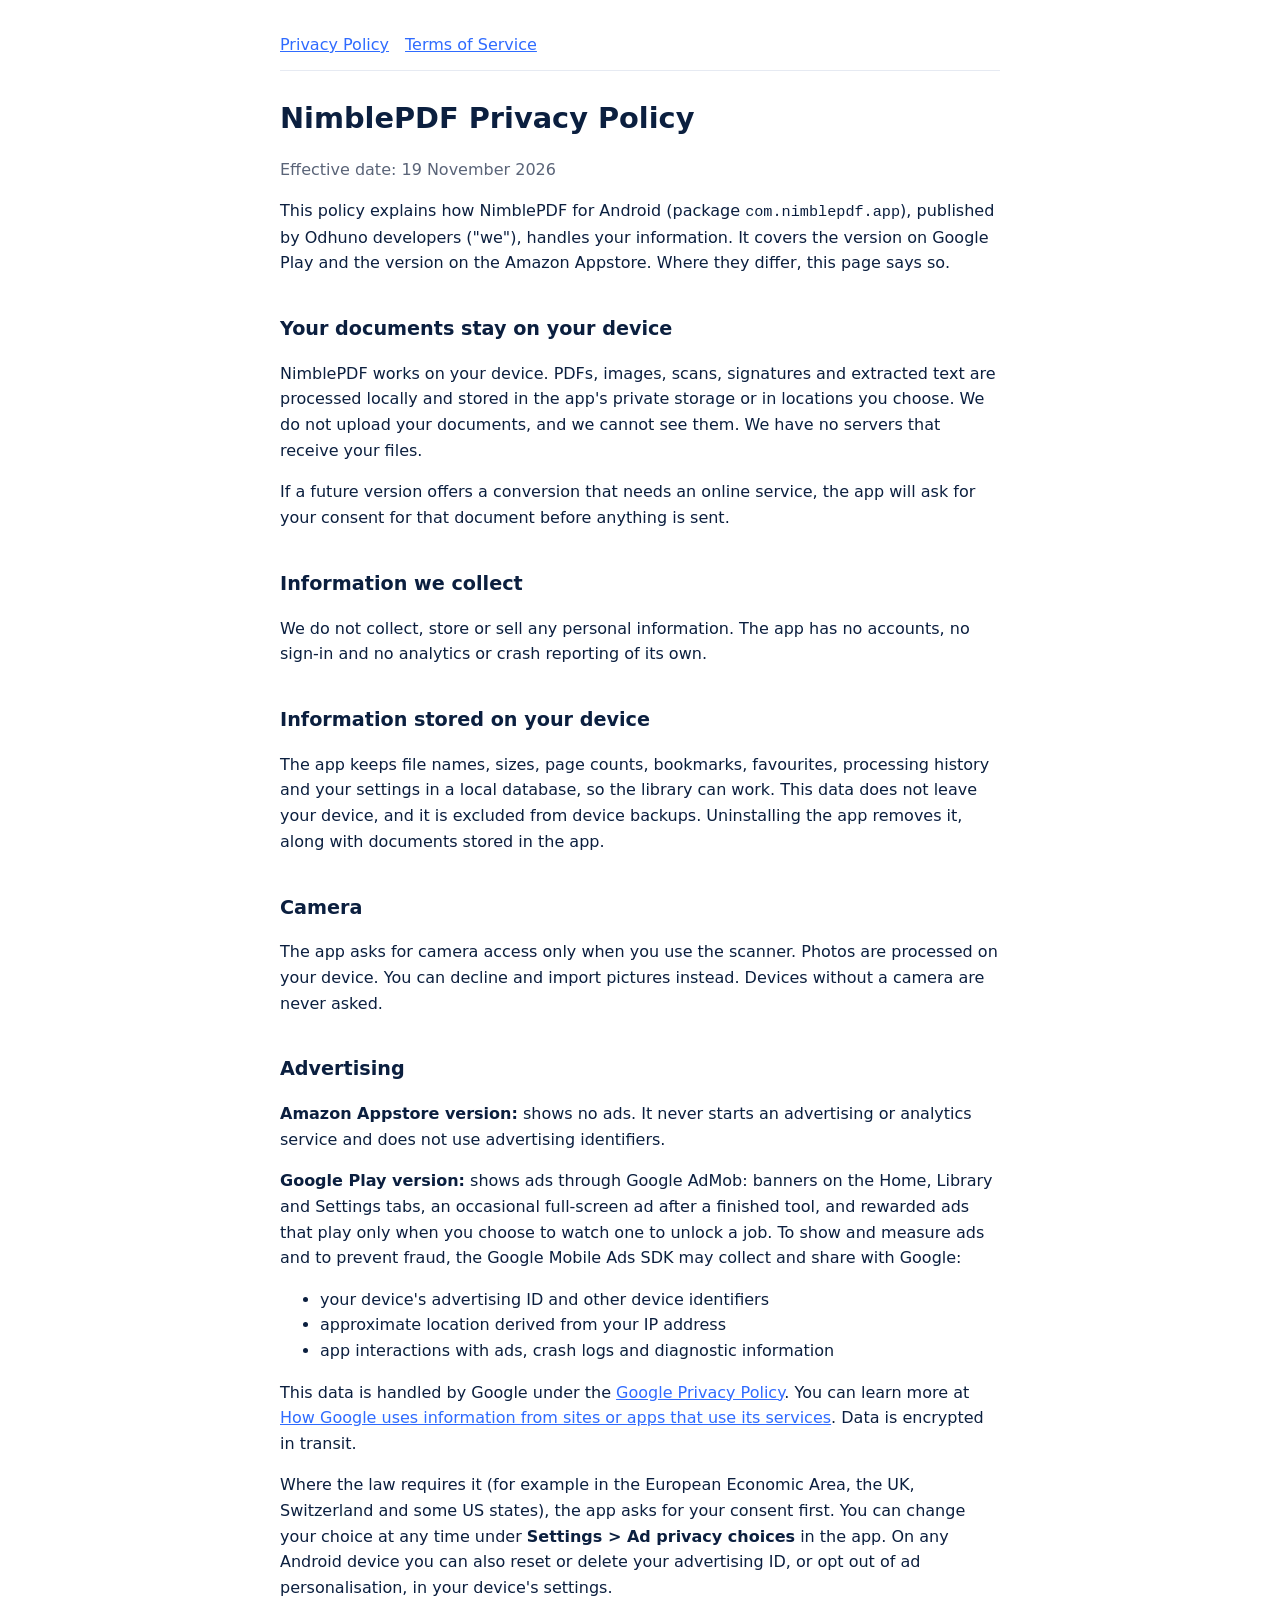
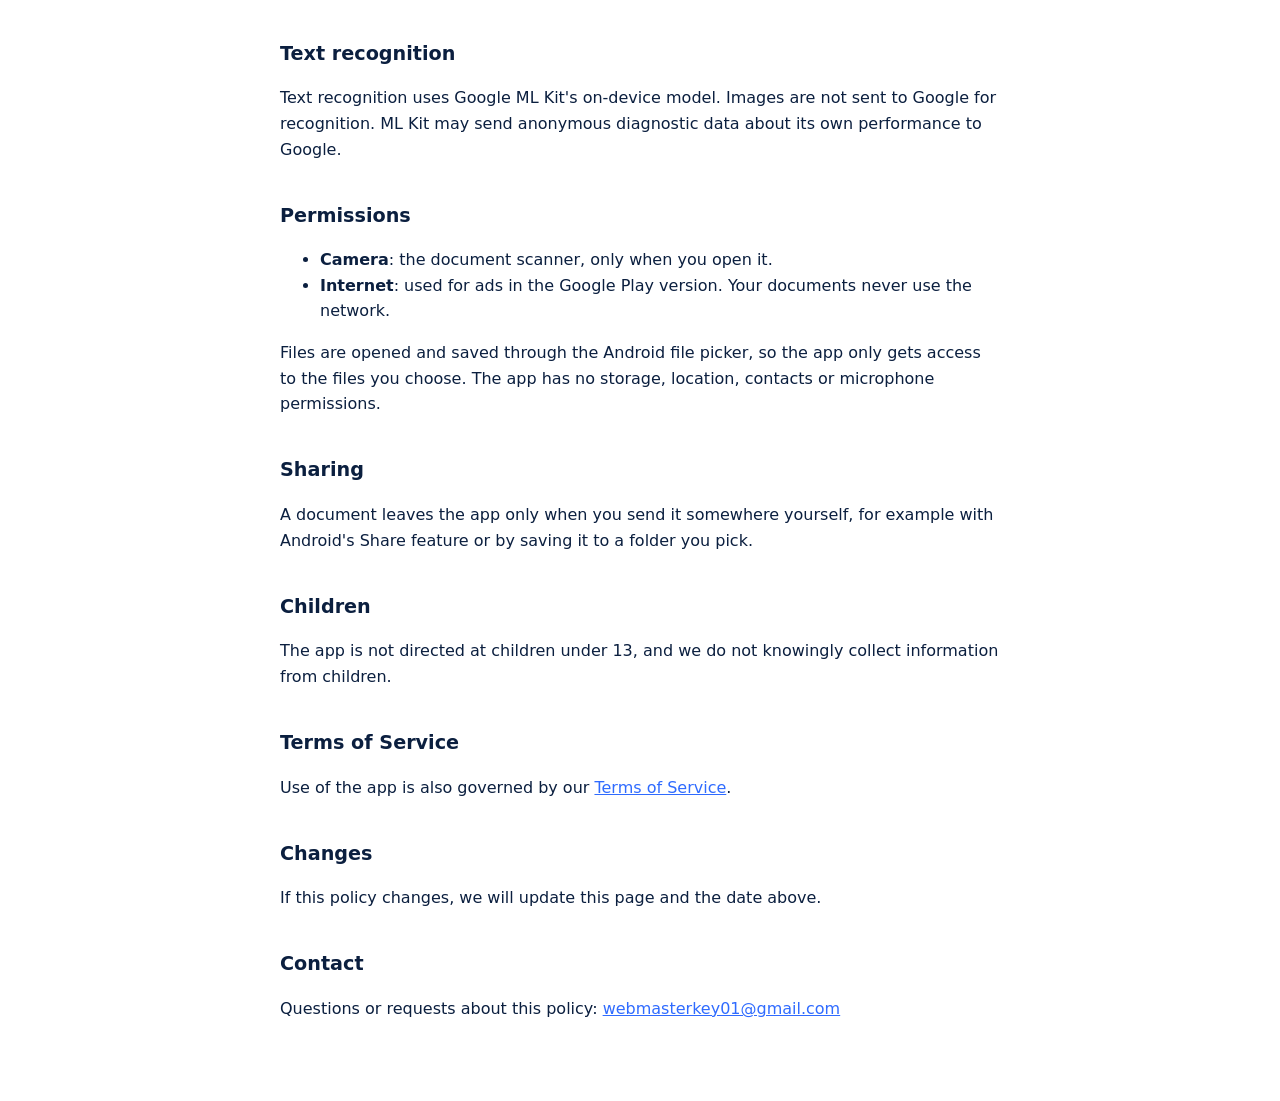
<file: index.html>
<!doctype html>
<html lang="en">
<head>
<meta charset="utf-8">
<meta name="viewport" content="width=device-width, initial-scale=1">
<title>NimblePDF Privacy Policy</title>
<link rel="stylesheet" href="style.css">
</head>
<body>
<main>
<nav><a href="./">Privacy Policy</a><a href="terms/">Terms of Service</a></nav>
<h1>NimblePDF Privacy Policy</h1>
<p class="muted">Effective date: 19 November 2026</p>

<p>This policy explains how NimblePDF for Android (package <code>com.nimblepdf.app</code>), published by Odhuno developers ("we"), handles your information. It covers the version on Google Play and the version on the Amazon Appstore. Where they differ, this page says so.</p>

<h2>Your documents stay on your device</h2>
<p>NimblePDF works on your device. PDFs, images, scans, signatures and extracted text are processed locally and stored in the app's private storage or in locations you choose. We do not upload your documents, and we cannot see them. We have no servers that receive your files.</p>
<p>If a future version offers a conversion that needs an online service, the app will ask for your consent for that document before anything is sent.</p>

<h2>Information we collect</h2>
<p>We do not collect, store or sell any personal information. The app has no accounts, no sign-in and no analytics or crash reporting of its own.</p>

<h2>Information stored on your device</h2>
<p>The app keeps file names, sizes, page counts, bookmarks, favourites, processing history and your settings in a local database, so the library can work. This data does not leave your device, and it is excluded from device backups. Uninstalling the app removes it, along with documents stored in the app.</p>

<h2>Camera</h2>
<p>The app asks for camera access only when you use the scanner. Photos are processed on your device. You can decline and import pictures instead. Devices without a camera are never asked.</p>

<h2>Advertising</h2>
<p><strong>Amazon Appstore version:</strong> shows no ads. It never starts an advertising or analytics service and does not use advertising identifiers.</p>
<p><strong>Google Play version:</strong> shows ads through Google AdMob: banners on the Home, Library and Settings tabs, an occasional full-screen ad after a finished tool, and rewarded ads that play only when you choose to watch one to unlock a job. To show and measure ads and to prevent fraud, the Google Mobile Ads SDK may collect and share with Google:</p>
<ul>
  <li>your device's advertising ID and other device identifiers</li>
  <li>approximate location derived from your IP address</li>
  <li>app interactions with ads, crash logs and diagnostic information</li>
</ul>
<p>This data is handled by Google under the <a href="https://policies.google.com/privacy">Google Privacy Policy</a>. You can learn more at <a href="https://policies.google.com/technologies/partner-sites">How Google uses information from sites or apps that use its services</a>. Data is encrypted in transit.</p>
<p>Where the law requires it (for example in the European Economic Area, the UK, Switzerland and some US states), the app asks for your consent first. You can change your choice at any time under <strong>Settings &gt; Ad privacy choices</strong> in the app. On any Android device you can also reset or delete your advertising ID, or opt out of ad personalisation, in your device's settings.</p>

<h2>Text recognition</h2>
<p>Text recognition uses Google ML Kit's on-device model. Images are not sent to Google for recognition. ML Kit may send anonymous diagnostic data about its own performance to Google.</p>

<h2>Permissions</h2>
<ul>
  <li><strong>Camera</strong>: the document scanner, only when you open it.</li>
  <li><strong>Internet</strong>: used for ads in the Google Play version. Your documents never use the network.</li>
</ul>
<p>Files are opened and saved through the Android file picker, so the app only gets access to the files you choose. The app has no storage, location, contacts or microphone permissions.</p>

<h2>Sharing</h2>
<p>A document leaves the app only when you send it somewhere yourself, for example with Android's Share feature or by saving it to a folder you pick.</p>

<h2>Children</h2>
<p>The app is not directed at children under 13, and we do not knowingly collect information from children.</p>

<h2>Terms of Service</h2>
<p>Use of the app is also governed by our <a href="terms/">Terms of Service</a>.</p>

<h2>Changes</h2>
<p>If this policy changes, we will update this page and the date above.</p>

<h2>Contact</h2>
<p>Questions or requests about this policy: <a href="mailto:webmasterkey01@gmail.com">webmasterkey01@gmail.com</a></p>
</main>
</body>
</html>
</file>
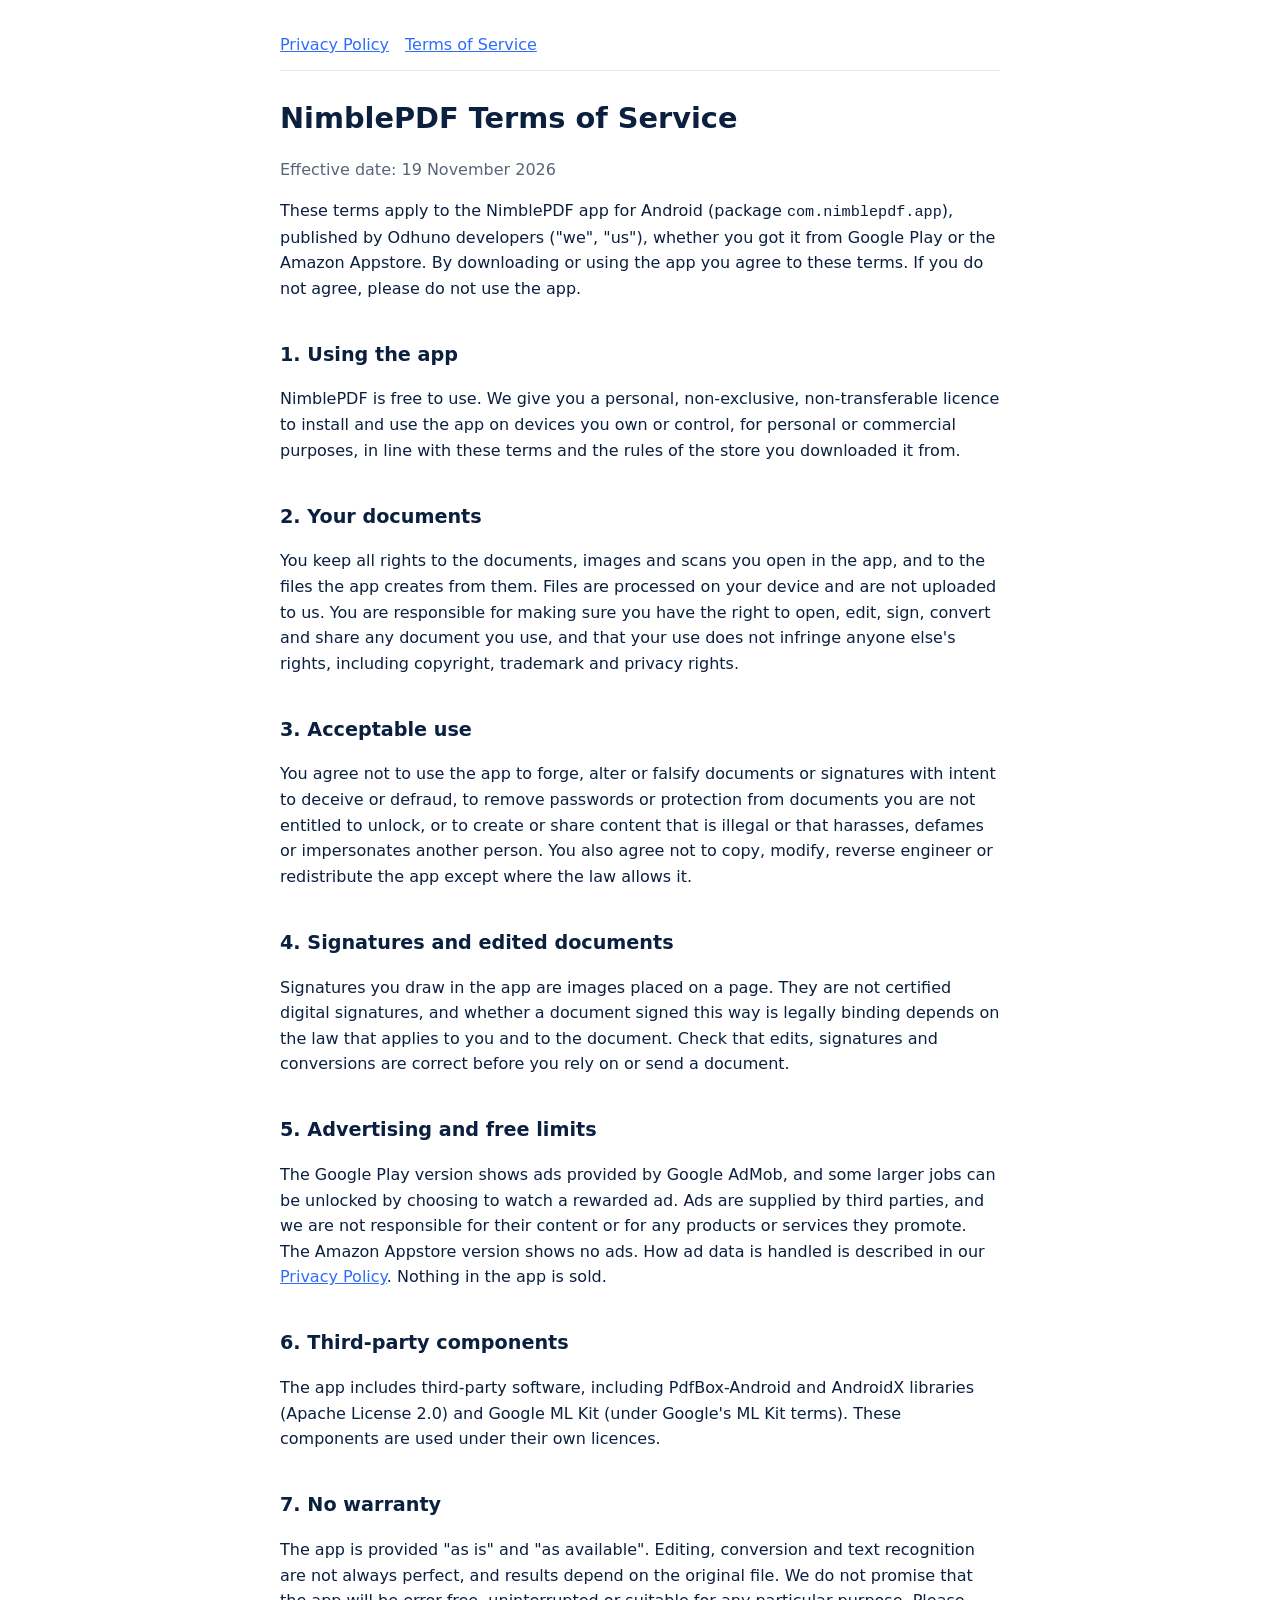
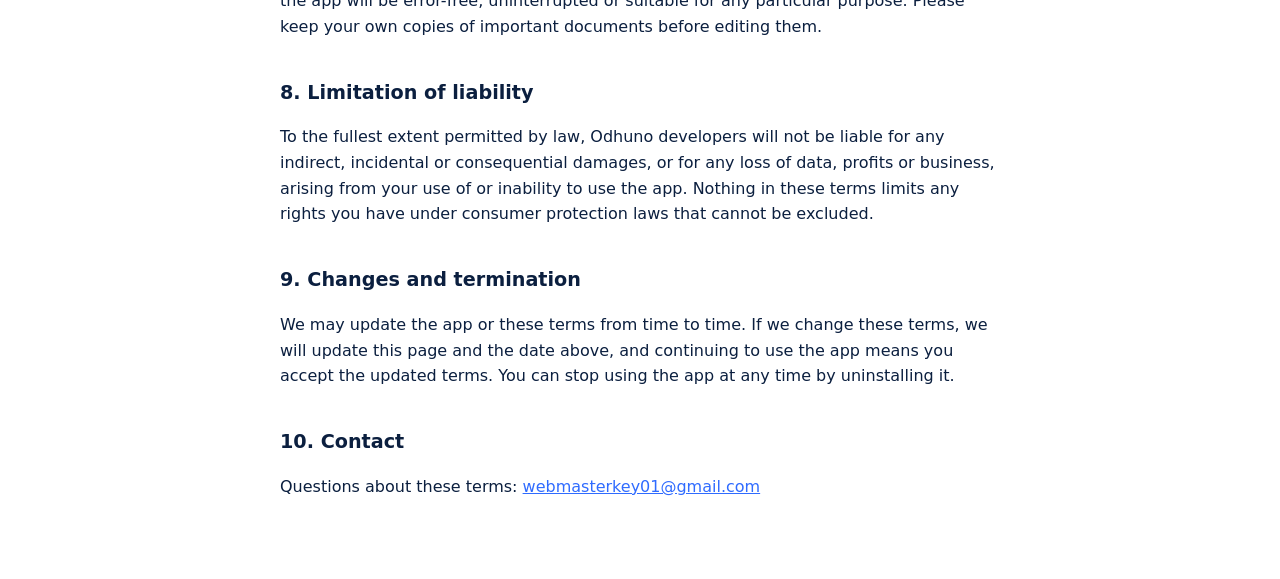
<file: terms/index.html>
<!doctype html>
<html lang="en">
<head>
<meta charset="utf-8">
<meta name="viewport" content="width=device-width, initial-scale=1">
<title>NimblePDF Terms of Service</title>
<link rel="stylesheet" href="../style.css">
</head>
<body>
<main>
<nav><a href="../">Privacy Policy</a><a href="./">Terms of Service</a></nav>
<h1>NimblePDF Terms of Service</h1>
<p class="muted">Effective date: 19 November 2026</p>

<p>These terms apply to the NimblePDF app for Android (package <code>com.nimblepdf.app</code>), published by Odhuno developers ("we", "us"), whether you got it from Google Play or the Amazon Appstore. By downloading or using the app you agree to these terms. If you do not agree, please do not use the app.</p>

<h2>1. Using the app</h2>
<p>NimblePDF is free to use. We give you a personal, non-exclusive, non-transferable licence to install and use the app on devices you own or control, for personal or commercial purposes, in line with these terms and the rules of the store you downloaded it from.</p>

<h2>2. Your documents</h2>
<p>You keep all rights to the documents, images and scans you open in the app, and to the files the app creates from them. Files are processed on your device and are not uploaded to us. You are responsible for making sure you have the right to open, edit, sign, convert and share any document you use, and that your use does not infringe anyone else's rights, including copyright, trademark and privacy rights.</p>

<h2>3. Acceptable use</h2>
<p>You agree not to use the app to forge, alter or falsify documents or signatures with intent to deceive or defraud, to remove passwords or protection from documents you are not entitled to unlock, or to create or share content that is illegal or that harasses, defames or impersonates another person. You also agree not to copy, modify, reverse engineer or redistribute the app except where the law allows it.</p>

<h2>4. Signatures and edited documents</h2>
<p>Signatures you draw in the app are images placed on a page. They are not certified digital signatures, and whether a document signed this way is legally binding depends on the law that applies to you and to the document. Check that edits, signatures and conversions are correct before you rely on or send a document.</p>

<h2>5. Advertising and free limits</h2>
<p>The Google Play version shows ads provided by Google AdMob, and some larger jobs can be unlocked by choosing to watch a rewarded ad. Ads are supplied by third parties, and we are not responsible for their content or for any products or services they promote. The Amazon Appstore version shows no ads. How ad data is handled is described in our <a href="../">Privacy Policy</a>. Nothing in the app is sold.</p>

<h2>6. Third-party components</h2>
<p>The app includes third-party software, including PdfBox-Android and AndroidX libraries (Apache License 2.0) and Google ML Kit (under Google's ML Kit terms). These components are used under their own licences.</p>

<h2>7. No warranty</h2>
<p>The app is provided "as is" and "as available". Editing, conversion and text recognition are not always perfect, and results depend on the original file. We do not promise that the app will be error-free, uninterrupted or suitable for any particular purpose. Please keep your own copies of important documents before editing them.</p>

<h2>8. Limitation of liability</h2>
<p>To the fullest extent permitted by law, Odhuno developers will not be liable for any indirect, incidental or consequential damages, or for any loss of data, profits or business, arising from your use of or inability to use the app. Nothing in these terms limits any rights you have under consumer protection laws that cannot be excluded.</p>

<h2>9. Changes and termination</h2>
<p>We may update the app or these terms from time to time. If we change these terms, we will update this page and the date above, and continuing to use the app means you accept the updated terms. You can stop using the app at any time by uninstalling it.</p>

<h2>10. Contact</h2>
<p>Questions about these terms: <a href="mailto:webmasterkey01@gmail.com">webmasterkey01@gmail.com</a></p>
</main>
</body>
</html>
</file>
<file: style.css>
:root { --bg: #ffffff; --fg: #0b1f3f; --muted: #5a6478; --accent: #2f6bff; --rule: #e6eaf2; }
@media (prefers-color-scheme: dark) { :root { --bg: #0a1120; --fg: #e8edf7; --muted: #a3adc2; --accent: #8db0ff; --rule: #1f2a40; } }
body { background: var(--bg); color: var(--fg); font: 16px/1.6 system-ui, -apple-system, "Segoe UI", Roboto, sans-serif; margin: 0; }
main { max-width: 720px; margin: 0 auto; padding: 32px 16px 64px; }
h1 { font-size: 1.8rem; margin-bottom: 0.2em; }
h2 { font-size: 1.2rem; margin-top: 2em; }
.muted { color: var(--muted); }
a { color: var(--accent); }
code { font-size: 0.95em; }
nav { border-bottom: 1px solid var(--rule); padding-bottom: 12px; margin-bottom: 24px; }
nav a { margin-right: 16px; }
</file>
